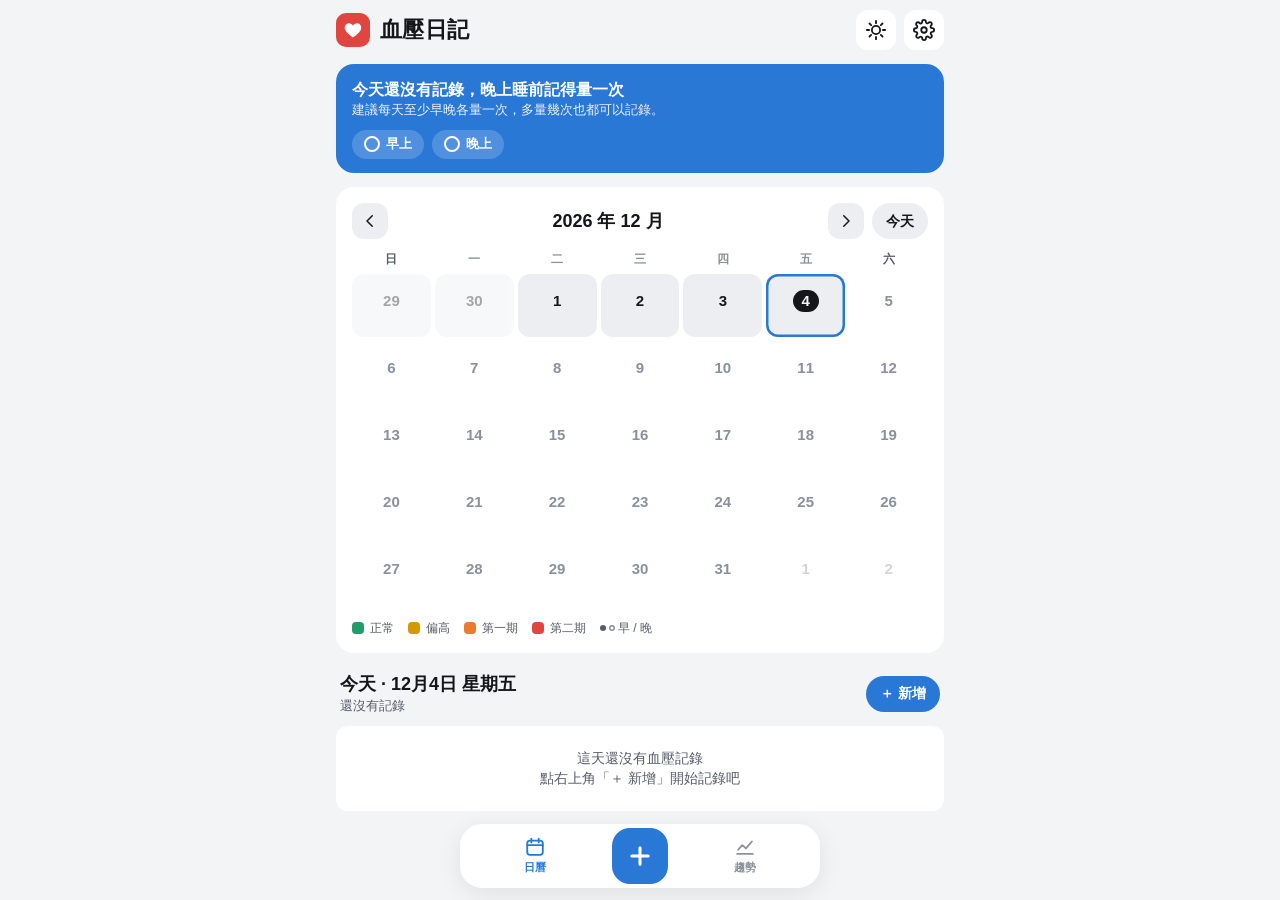
<file: index.html>
<!doctype html>
<html lang="zh-Hant-TW">
<head>
  <meta charset="utf-8">
  <meta name="viewport" content="width=device-width, initial-scale=1, viewport-fit=cover">
  <title>血壓日記</title>
  <meta name="description" content="每天記錄早晚血壓的行事曆，快速查看血壓趨勢。">
  <meta name="theme-color" content="#f3f4f6">
  <link rel="manifest" href="manifest.webmanifest">
  <link rel="icon" href="icons/icon.svg" type="image/svg+xml">
  <link rel="apple-touch-icon" href="icons/apple-touch-icon.png">
  <meta name="apple-mobile-web-app-capable" content="yes">
  <meta name="mobile-web-app-capable" content="yes">
  <meta name="apple-mobile-web-app-status-bar-style" content="default">
  <meta name="apple-mobile-web-app-title" content="血壓日記">
  <script>
    // 盡早套用主題，避免畫面閃爍
    try {
      var t = localStorage.getItem('bp-theme');
      if (t === 'light' || t === 'dark') document.documentElement.setAttribute('data-theme', t);
    } catch (e) {}
  </script>
  <link rel="stylesheet" href="css/style.css">
</head>
<body>
  <header class="topbar">
    <div class="brand">
      <span class="brand-mark" aria-hidden="true">
        <svg viewBox="0 0 24 24"><path d="M12 21s-7.5-4.6-9.5-9.6C1.1 7.8 3.4 4 7.1 4c2 0 3.6 1.1 4.9 2.8C13.3 5.1 14.9 4 16.9 4c3.7 0 6 3.8 4.6 7.4C19.5 16.4 12 21 12 21z"/></svg>
      </span>
      <h1 id="pageTitle">血壓日記</h1>
    </div>
    <div class="topbar-actions">
      <button class="icon-btn" id="themeBtn" type="button" aria-label="切換深淺色">
        <svg class="i-sun" viewBox="0 0 24 24"><circle cx="12" cy="12" r="4.5"/><path d="M12 2v2.5M12 19.5V22M2 12h2.5M19.5 12H22M4.9 4.9l1.8 1.8M17.3 17.3l1.8 1.8M4.9 19.1l1.8-1.8M17.3 6.7l1.8-1.8"/></svg>
        <svg class="i-moon" viewBox="0 0 24 24"><path d="M20.5 14.5A8.5 8.5 0 0 1 9.5 3.5a8.5 8.5 0 1 0 11 11z"/></svg>
      </button>
      <button class="icon-btn" id="settingsBtn" type="button" aria-label="設定">
        <svg viewBox="0 0 24 24"><circle cx="12" cy="12" r="3"/><path d="M19.4 15a1.7 1.7 0 0 0 .3 1.8l.1.1a2 2 0 1 1-2.8 2.8l-.1-.1a1.7 1.7 0 0 0-1.8-.3 1.7 1.7 0 0 0-1 1.5V21a2 2 0 1 1-4 0v-.1a1.7 1.7 0 0 0-1.1-1.5 1.7 1.7 0 0 0-1.8.3l-.1.1a2 2 0 1 1-2.8-2.8l.1-.1a1.7 1.7 0 0 0 .3-1.8 1.7 1.7 0 0 0-1.5-1H3a2 2 0 1 1 0-4h.1a1.7 1.7 0 0 0 1.5-1.1 1.7 1.7 0 0 0-.3-1.8l-.1-.1a2 2 0 1 1 2.8-2.8l.1.1a1.7 1.7 0 0 0 1.8.3H9a1.7 1.7 0 0 0 1-1.5V3a2 2 0 1 1 4 0v.1a1.7 1.7 0 0 0 1 1.5 1.7 1.7 0 0 0 1.8-.3l.1-.1a2 2 0 1 1 2.8 2.8l-.1.1a1.7 1.7 0 0 0-.3 1.8V9a1.7 1.7 0 0 0 1.5 1H21a2 2 0 1 1 0 4h-.1a1.7 1.7 0 0 0-1.5 1z"/></svg>
      </button>
    </div>
  </header>

  <main id="main">
    <!-- ============ 日曆 ============ -->
    <section class="view active" id="view-calendar" aria-label="日曆">
      <div class="reminder" id="reminder"></div>

      <div class="card cal-card">
        <div class="cal-head">
          <button class="icon-btn sm" id="calPrev" type="button" aria-label="上個月">
            <svg viewBox="0 0 24 24"><path d="M15 5l-7 7 7 7"/></svg>
          </button>
          <h2 id="calTitle"></h2>
          <button class="icon-btn sm" id="calNext" type="button" aria-label="下個月">
            <svg viewBox="0 0 24 24"><path d="M9 5l7 7-7 7"/></svg>
          </button>
          <button class="pill-btn" id="calToday" type="button">今天</button>
        </div>
        <div class="cal-week" aria-hidden="true">
          <span>日</span><span>一</span><span>二</span><span>三</span><span>四</span><span>五</span><span>六</span>
        </div>
        <div class="cal-grid" id="calGrid" role="grid"></div>
        <div class="cal-legend" aria-label="圖例">
          <span><i class="sw lv0"></i>正常</span>
          <span><i class="sw lv1"></i>偏高</span>
          <span><i class="sw lv2"></i>第一期</span>
          <span><i class="sw lv3"></i>第二期</span>
          <span class="legend-dots"><i class="dot on"></i><i class="dot"></i>早 / 晚</span>
        </div>
      </div>

      <div class="day-panel">
        <div class="day-head">
          <div>
            <h3 id="dayTitle"></h3>
            <p class="muted" id="daySummary"></p>
          </div>
          <button class="pill-btn accent" id="dayAdd" type="button">＋ 新增</button>
        </div>
        <ul class="record-list" id="dayList"></ul>
      </div>
    </section>

    <!-- ============ 趨勢 ============ -->
    <section class="view" id="view-trend" aria-label="趨勢圖">
      <div class="filters">
        <div class="filter-row">
          <span class="filter-label">期間</span>
          <div class="segmented" id="rangeSeg" role="radiogroup" aria-label="期間">
            <button type="button" data-v="7">7 天</button>
            <button type="button" data-v="30">30 天</button>
            <button type="button" data-v="90">90 天</button>
            <button type="button" data-v="all">全部</button>
          </div>
        </div>
        <div class="filter-row">
          <span class="filter-label">Y 軸</span>
          <div class="chips" id="metricChips" role="radiogroup" aria-label="Y 軸數值"></div>
        </div>
        <div class="filter-row">
          <span class="filter-label">每日取值</span>
          <div class="chips" id="aggChips" role="radiogroup" aria-label="每日取值方式"></div>
        </div>
      </div>

      <div class="stats" id="stats"></div>

      <div class="card chart-card">
        <div class="chart-title">
          <div>
            <h2 id="chartTitle"></h2>
            <p class="muted" id="chartSub"></p>
          </div>
          <div class="legend" id="chartLegend"></div>
        </div>
        <div class="chart" id="chart"></div>
        <p class="chart-note muted" id="chartNote"></p>
      </div>

      <details class="card table-card">
        <summary>查看數據表</summary>
        <div class="table-wrap" id="tableWrap"></div>
      </details>
    </section>

    <!-- ============ 設定 ============ -->
    <section class="view" id="view-settings" aria-label="設定">
      <div class="card settings-card">
        <h2>外觀</h2>
        <div class="segmented wide" id="themeSeg" role="radiogroup" aria-label="主題">
          <button type="button" data-v="light">淺色</button>
          <button type="button" data-v="dark">深色</button>
          <button type="button" data-v="system">跟隨系統</button>
        </div>
      </div>

      <div class="card settings-card" id="backupCard">
        <h2>備份與換手機</h2>
        <p class="muted">記錄只存在這支手機的瀏覽器裡。換手機或清除瀏覽器資料前，請先匯出備份檔。</p>
        <div class="backup-status" id="backupStatus"></div>
        <button class="primary-btn" id="exportJson" type="button">匯出所有記錄（備份檔）</button>
        <label class="list-btn center" for="importFile">匯入備份檔
          <input type="file" id="importFile" accept=".json,.csv,application/json,text/csv" hidden>
        </label>
        <ol class="steps">
          <li>在舊手機按「匯出所有記錄」，把檔案存到雲端硬碟、或用 LINE / AirDrop / Email 傳給自己。</li>
          <li>在新手機打開這個網站。</li>
          <li>按「匯入備份檔」選擇那個檔案，過去的血壓記錄與趨勢就會出現。</li>
        </ol>
        <p class="muted small">匯入會「合併」到目前的記錄，不會刪除或覆蓋任何資料，重複的記錄會自動略過。</p>
      </div>

      <div class="card settings-card">
        <h2>其他資料功能</h2>
        <div class="btn-list">
          <button class="list-btn" id="exportCsv" type="button">匯出 CSV（可用 Excel 開啟）</button>
          <button class="list-btn" id="loadDemo" type="button">載入示範資料</button>
          <button class="list-btn danger" id="clearAll" type="button">清除所有記錄</button>
        </div>
        <p class="muted small" id="dataCount"></p>
      </div>

      <div class="card settings-card">
        <h2>量血壓小提醒</h2>
        <ul class="tips">
          <li><b>722 原則：</b>連續 <b>7</b> 天、每天早晚 <b>2</b> 次、每次量 <b>2</b> 遍。</li>
          <li><b>早上：</b>起床後 1 小時內、上完廁所、吃早餐與服藥前。</li>
          <li><b>晚上：</b>睡前 1 小時內。</li>
          <li>量之前先坐著休息 5 分鐘，手臂與心臟同高，量測時不說話。</li>
        </ul>
      </div>

      <div class="card settings-card">
        <h2>血壓分級參考（居家血壓，mmHg）</h2>
        <table class="grade-table">
          <thead><tr><th>分級</th><th>收縮壓</th><th></th><th>舒張壓</th></tr></thead>
          <tbody>
            <tr><td><span class="tag lv0">正常</span></td><td>&lt; 120</td><td>且</td><td>&lt; 80</td></tr>
            <tr><td><span class="tag lv1">偏高</span></td><td>120–129</td><td>且</td><td>&lt; 80</td></tr>
            <tr><td><span class="tag lv2">高血壓第一期</span></td><td>130–139</td><td>或</td><td>80–89</td></tr>
            <tr><td><span class="tag lv3">高血壓第二期</span></td><td>≥ 140</td><td>或</td><td>≥ 90</td></tr>
          </tbody>
        </table>
        <p class="muted small">分級參考 2022 台灣高血壓治療指引，居家血壓控制目標為 &lt; 130/80 mmHg。本 App 僅供記錄參考，不能取代醫師診斷，如有疑慮請諮詢醫師。</p>
      </div>
    </section>
  </main>

  <!-- ============ 底部導覽 ============ -->
  <nav class="tabbar" aria-label="主要導覽">
    <button class="tab active" type="button" data-view="calendar">
      <svg viewBox="0 0 24 24"><rect x="3.5" y="5" width="17" height="15.5" rx="3"/><path d="M3.5 10h17M8 3v4M16 3v4"/></svg>
      <span>日曆</span>
    </button>
    <button class="tab-add" type="button" id="addBtn" aria-label="新增血壓記錄">
      <svg viewBox="0 0 24 24"><path d="M12 5v14M5 12h14"/></svg>
    </button>
    <button class="tab" type="button" data-view="trend">
      <svg viewBox="0 0 24 24"><path d="M3.5 19.5h17"/><path d="M4.5 15l4.5-5 4 3.5 6.5-7.5"/></svg>
      <span>趨勢</span>
    </button>
  </nav>

  <!-- ============ 新增 / 編輯 ============ -->
  <div class="backdrop" id="backdrop" hidden></div>
  <section class="sheet" id="sheet" role="dialog" aria-modal="true" aria-labelledby="sheetTitle" hidden>
    <div class="sheet-grip" aria-hidden="true"></div>
    <div class="sheet-head">
      <button class="text-btn" id="sheetCancel" type="button">取消</button>
      <h2 id="sheetTitle">新增記錄</h2>
      <button class="text-btn strong" id="sheetSave" type="button">儲存</button>
    </div>
    <div class="sheet-body">
      <p class="slogan" id="slogan"></p>

      <div class="segmented wide input-mode" id="inputMode" role="radiogroup" aria-label="輸入方式">
        <button type="button" data-v="camera" role="radio">
          <svg viewBox="0 0 24 24" aria-hidden="true"><path d="M4 8.5A2.5 2.5 0 0 1 6.5 6h1.6l1.4-2h5l1.4 2h1.6A2.5 2.5 0 0 1 20 8.5v8a2.5 2.5 0 0 1-2.5 2.5h-11A2.5 2.5 0 0 1 4 16.5z"/><circle cx="12" cy="12.5" r="3.5"/></svg>
          拍照辨識
        </button>
        <button type="button" data-v="manual" role="radio">
          <svg viewBox="0 0 24 24" aria-hidden="true"><rect x="3" y="6" width="18" height="12" rx="2.5"/><path d="M7 10h.01M11 10h.01M15 10h.01M7 14h10"/></svg>
          手動輸入
        </button>
      </div>

      <button type="button" class="cam-card" id="camCard">
        <span class="cam-card-icon" aria-hidden="true">
          <svg viewBox="0 0 24 24"><path d="M4 8.5A2.5 2.5 0 0 1 6.5 6h1.6l1.4-2h5l1.4 2h1.6A2.5 2.5 0 0 1 20 8.5v8a2.5 2.5 0 0 1-2.5 2.5h-11A2.5 2.5 0 0 1 4 16.5z"/><circle cx="12" cy="12.5" r="3.5"/></svg>
        </span>
        <span class="cam-card-text">
          <b id="camCardTitle">拍攝血壓計螢幕</b>
          <small id="camCardSub">自動辨識收縮壓、舒張壓與脈搏</small>
        </span>
        <span class="cam-card-go" aria-hidden="true">›</span>
      </button>

      <div class="num-grid">
        <label class="num-block sys">
          <span class="num-name">收縮壓<small>（高壓）</small></span>
          <input id="fSys" type="text" inputmode="numeric" pattern="[0-9]*" maxlength="3" placeholder="120" enterkeyhint="next" autocomplete="off">
          <span class="num-unit">SYS · mmHg</span>
        </label>
        <label class="num-block dia">
          <span class="num-name">舒張壓<small>（低壓）</small></span>
          <input id="fDia" type="text" inputmode="numeric" pattern="[0-9]*" maxlength="3" placeholder="80" enterkeyhint="next" autocomplete="off">
          <span class="num-unit">DIA · mmHg</span>
        </label>
        <label class="num-block pulse">
          <span class="num-name">脈搏</span>
          <input id="fPulse" type="text" inputmode="numeric" pattern="[0-9]*" maxlength="3" placeholder="72" enterkeyhint="done" autocomplete="off">
          <span class="num-unit">PULSE · bpm</span>
        </label>
      </div>
      <p class="form-hint" id="formHint" aria-live="polite"></p>

      <div class="field-row">
        <label for="fDate">日期</label>
        <input type="date" id="fDate" class="date-input">
      </div>

      <div class="wheel-picker" id="wheelPicker">
        <div class="wheel-band" aria-hidden="true"></div>
        <div class="wheel period" id="wPeriod" tabindex="0" role="spinbutton" aria-label="上午或下午"></div>
        <div class="wheel" id="wHour" tabindex="0" role="spinbutton" aria-label="時"></div>
        <div class="wheel-colon" aria-hidden="true">:</div>
        <div class="wheel" id="wMinute" tabindex="0" role="spinbutton" aria-label="分"></div>
      </div>
      <div class="quick-times">
        <button type="button" class="chip" data-quick="now">現在</button>
        <button type="button" class="chip" data-quick="07:00">早上 7:00</button>
        <button type="button" class="chip" data-quick="21:00">晚上 9:00</button>
      </div>

      <div class="field-row">
        <label for="fNote">備註</label>
        <input type="text" id="fNote" class="text-input" placeholder="選填，例如：服藥後、運動後" maxlength="60">
      </div>

      <button class="primary-btn" id="sheetSave2" type="button">儲存記錄</button>
      <button class="danger-btn" id="sheetDelete" type="button" hidden>刪除這筆記錄</button>
    </div>
  </section>

  <!-- ============ 相機辨識 ============ -->
  <section class="cam" id="cam" role="dialog" aria-modal="true" aria-label="拍照辨識血壓" hidden>
    <div class="cam-stage" id="camStage">
      <video id="camVideo" playsinline muted autoplay></video>
      <img id="camPhoto" alt="" draggable="false">
      <div class="cam-shade" aria-hidden="true"></div>
      <div class="cam-frame" id="camFrame" aria-hidden="true">
        <i class="c tl"></i><i class="c tr"></i><i class="c bl"></i><i class="c br"></i>
      </div>
    </div>
    <div class="cam-top">
      <button type="button" class="cam-icon" id="camClose" aria-label="關閉">
        <svg viewBox="0 0 24 24"><path d="M6 6l12 12M18 6L6 18"/></svg>
      </button>
      <p class="cam-title">對準血壓計螢幕</p>
      <span class="cam-icon-spacer"></span>
    </div>
    <div class="cam-bottom">
      <p class="cam-status" id="camStatus" aria-live="polite"></p>
      <div class="cam-live" id="camLive" aria-live="polite"></div>
      <div class="cam-controls">
        <label class="cam-side" for="camFile">
          <svg viewBox="0 0 24 24"><rect x="3.5" y="4.5" width="17" height="15" rx="2.5"/><circle cx="9" cy="10" r="1.8"/><path d="M20.5 16l-5-5-8.5 8.5"/></svg>
          <span>相簿</span>
          <input type="file" id="camFile" accept="image/*" hidden>
        </label>
        <button type="button" class="cam-shutter" id="camShutter" aria-label="拍照辨識"><span></span></button>
        <button type="button" class="cam-side" id="camManual">
          <svg viewBox="0 0 24 24"><rect x="3" y="6" width="18" height="12" rx="2.5"/><path d="M7 10h.01M11 10h.01M15 10h.01M7 14h10"/></svg>
          <span>手動輸入</span>
        </button>
      </div>
      <button type="button" class="cam-back" id="camBackToVideo">回到相機</button>
    </div>
    <div class="cam-result" id="camResult" hidden></div>
  </section>

  <div class="toast" id="toast" role="status" aria-live="polite"></div>

  <script type="module" src="js/app.js"></script>
</body>
</html>
</file>
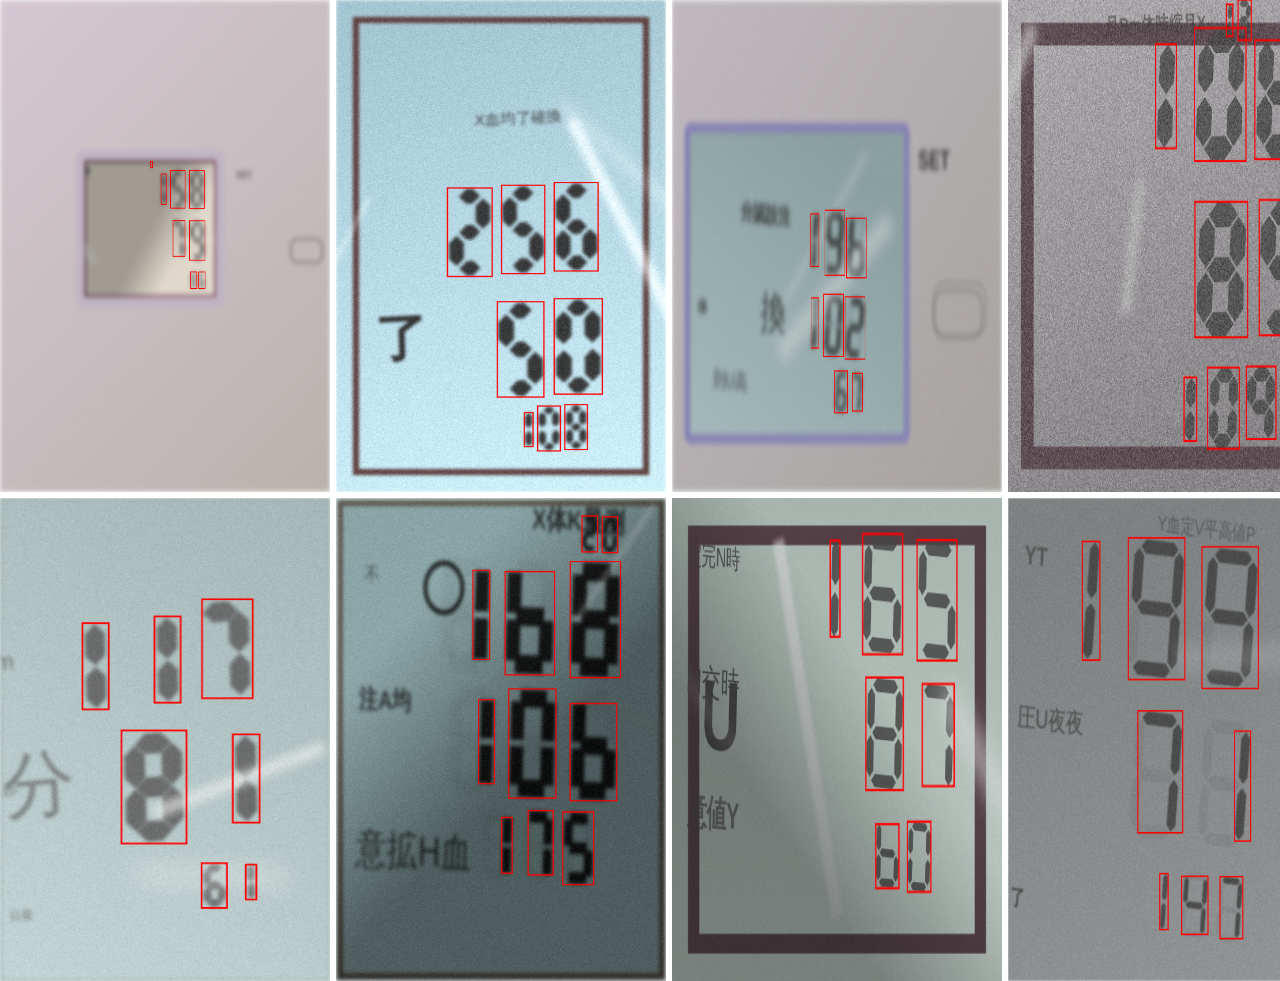
<file: tools/preview.html>
<!doctype html><meta charset=utf-8><body style="margin:0;background:#fff;display:flex;flex-wrap:wrap;gap:6px;width:1400px">
<script type=module>
import { renderScene, makeRng } from './synth.js';
const rng = makeRng(Number(location.hash.slice(1)) || 7);
for (let i = 0; i < 8; i++) {
  const { canvas, gt, reading } = renderScene(rng);
  const ctx = canvas.getContext('2d');
  ctx.strokeStyle = 'red'; ctx.lineWidth = 2;
  for (const b of gt) ctx.strokeRect(b.x0, b.y0, b.x1 - b.x0, b.y1 - b.y0);
  canvas.style.width = '330px';
  document.body.appendChild(canvas);
}
window.ready = true;
</script>
</file>
<file: css/style.css>
/* ==========================================================
   血壓日記 — 扁平色塊風格，淺色 / 深色兩種主題
   ========================================================== */

:root {
  color-scheme: light;
  --bg: #f3f4f6;
  --surface: #ffffff;
  --surface-2: #eceef2;
  --surface-3: #e1e4ea;
  --text: #14161a;
  --text-2: #565c69;
  --text-3: #8a909c;
  --line: #e3e6eb;

  --accent: #2a78d6;
  --accent-strong: #1c5cab;
  --on-accent: #ffffff;
  --series-1: #2a78d6;
  --series-2: #eb6834;

  --lv0: #1f9d6b;   /* 正常 */
  --lv1: #d39a00;   /* 偏高 */
  --lv2: #ec7a2c;   /* 第一期 */
  --lv3: #e0453f;   /* 第二期 */

  --tint: 16%;
  --radius: 18px;
  --radius-sm: 12px;
  --wheel-item: 40px;
  --tabbar-h: 64px;
  --font: -apple-system, BlinkMacSystemFont, "SF Pro Text", "PingFang TC", "Noto Sans TC",
          "Microsoft JhengHei", "Segoe UI", Roboto, sans-serif;
}

@media (prefers-color-scheme: dark) {
  :root:not([data-theme="light"]) {
    color-scheme: dark;
    --bg: #0e1014;
    --surface: #181b21;
    --surface-2: #22262e;
    --surface-3: #2c313b;
    --text: #eef0f4;
    --text-2: #a9afbb;
    --text-3: #737a87;
    --line: #2a2f38;
    --accent: #3987e5;
    --accent-strong: #5598e7;
    --on-accent: #ffffff;
    --series-1: #3987e5;
    --series-2: #d95926;
    --lv0: #2bb57f;
    --lv1: #e0a800;
    --lv2: #f08a45;
    --lv3: #ec5f5a;
    --tint: 22%;
  }
}

:root[data-theme="dark"] {
  color-scheme: dark;
  --bg: #0e1014;
  --surface: #181b21;
  --surface-2: #22262e;
  --surface-3: #2c313b;
  --text: #eef0f4;
  --text-2: #a9afbb;
  --text-3: #737a87;
  --line: #2a2f38;
  --accent: #3987e5;
  --accent-strong: #5598e7;
  --on-accent: #ffffff;
  --series-1: #3987e5;
  --series-2: #d95926;
  --lv0: #2bb57f;
  --lv1: #e0a800;
  --lv2: #f08a45;
  --lv3: #ec5f5a;
  --tint: 22%;
}

* { box-sizing: border-box; }
[hidden] { display: none !important; }
html { -webkit-text-size-adjust: 100%; }
body {
  margin: 0;
  background: var(--bg);
  color: var(--text);
  font-family: var(--font);
  font-size: 16px;
  line-height: 1.45;
  -webkit-font-smoothing: antialiased;
  -webkit-tap-highlight-color: transparent;
  min-height: 100vh;
  padding-bottom: calc(var(--tabbar-h) + env(safe-area-inset-bottom) + 24px);
}
body.sheet-open { overflow: hidden; }

button, input, textarea, select { font: inherit; color: inherit; }
button { cursor: pointer; border: 0; background: none; padding: 0; }
svg { display: block; }
h1, h2, h3, p { margin: 0; }
.muted { color: var(--text-2); }
.small { font-size: 13px; }
.num, .tnum { font-variant-numeric: tabular-nums; }

/* ---------- icons ---------- */
.icon-btn svg, .tab svg, .tab-add svg, .cal-head svg {
  width: 22px; height: 22px;
  fill: none; stroke: currentColor; stroke-width: 2;
  stroke-linecap: round; stroke-linejoin: round;
}

/* ---------- top bar ---------- */
.topbar {
  position: sticky; top: 0; z-index: 20;
  display: flex; align-items: center; justify-content: space-between;
  padding: calc(env(safe-area-inset-top) + 10px) 16px 10px;
  background: var(--bg);
  max-width: 640px; margin: 0 auto;
}
.brand { display: flex; align-items: center; gap: 10px; }
.brand h1 { font-size: 22px; font-weight: 800; letter-spacing: .02em; }
.brand-mark {
  width: 34px; height: 34px; border-radius: 10px;
  display: grid; place-items: center;
  background: var(--lv3);
}
.brand-mark svg { width: 20px; height: 20px; fill: #fff; }
.topbar-actions { display: flex; gap: 8px; }
.icon-btn {
  width: 40px; height: 40px; border-radius: 12px;
  display: grid; place-items: center;
  background: var(--surface); color: var(--text);
}
.icon-btn.sm { width: 36px; height: 36px; background: var(--surface-2); }
.icon-btn:active { background: var(--surface-3); }
.icon-btn .i-moon { display: none; }
:root[data-theme="dark"] .icon-btn .i-sun { display: none; }
:root[data-theme="dark"] .icon-btn .i-moon { display: block; }
@media (prefers-color-scheme: dark) {
  :root:not([data-theme="light"]) .icon-btn .i-sun { display: none; }
  :root:not([data-theme="light"]) .icon-btn .i-moon { display: block; }
}
#settingsBtn.active { background: var(--accent); color: var(--on-accent); }

main { max-width: 640px; margin: 0 auto; padding: 4px 16px 0; }
.view { display: none; flex-direction: column; gap: 14px; }
.view.active { display: flex; animation: fade .2s ease; }
@keyframes fade { from { opacity: 0; transform: translateY(4px); } to { opacity: 1; transform: none; } }

.card {
  background: var(--surface);
  border-radius: var(--radius);
  padding: 16px;
}

/* ---------- reminder banner ---------- */
.reminder {
  border-radius: var(--radius);
  padding: 14px 16px;
  background: var(--accent);
  color: var(--on-accent);
  display: flex; flex-direction: column; gap: 10px;
}
.reminder.done { background: var(--lv0); }
.reminder-text { font-weight: 700; font-size: 16px; }
.reminder-sub { font-size: 13px; opacity: .9; }
.reminder-chips { display: flex; gap: 8px; flex-wrap: wrap; }
.r-chip {
  display: inline-flex; align-items: center; gap: 6px;
  padding: 5px 12px; border-radius: 999px;
  background: rgba(255,255,255,.18);
  font-size: 13px; font-weight: 600;
}
.r-chip.ok { background: rgba(255,255,255,.95); color: #14161a; }
.r-chip .mark {
  width: 16px; height: 16px; border-radius: 50%;
  display: grid; place-items: center; font-size: 11px;
  border: 2px solid currentColor;
}
.r-chip.ok .mark { background: var(--lv0); border-color: var(--lv0); color: #fff; }

/* ---------- calendar ---------- */
.cal-head { display: flex; align-items: center; gap: 8px; margin-bottom: 12px; }
.cal-head h2 { font-size: 18px; font-weight: 800; flex: 1; text-align: center; }
.cal-head svg { width: 18px; height: 18px; }
.pill-btn {
  height: 36px; padding: 0 14px; border-radius: 999px;
  background: var(--surface-2); font-size: 14px; font-weight: 600;
}
.pill-btn.accent { background: var(--accent); color: var(--on-accent); }
.pill-btn:active { filter: brightness(.95); }

.cal-week, .cal-grid {
  display: grid; grid-template-columns: repeat(7, 1fr); gap: 4px;
}
.cal-week span {
  text-align: center; font-size: 12px; font-weight: 600;
  color: var(--text-3); padding-bottom: 6px;
}
.cal-week span:first-child, .cal-week span:last-child { color: var(--text-2); }
.cal-day {
  position: relative;
  aspect-ratio: 1 / 1.05;
  min-height: 42px;
  border-radius: var(--radius-sm);
  display: flex; flex-direction: column; align-items: center; justify-content: center; gap: 4px;
  background: var(--surface-2);
  font-size: 15px; font-weight: 600;
  font-variant-numeric: tabular-nums;
  transition: transform .1s;
}
.cal-day:active { transform: scale(.94); }
.cal-day.out { opacity: .38; }
.cal-day.future { color: var(--text-3); background: transparent; }
.cal-day.lv0 { background: color-mix(in srgb, var(--lv0) var(--tint), var(--surface)); }
.cal-day.lv1 { background: color-mix(in srgb, var(--lv1) var(--tint), var(--surface)); }
.cal-day.lv2 { background: color-mix(in srgb, var(--lv2) var(--tint), var(--surface)); }
.cal-day.lv3 { background: color-mix(in srgb, var(--lv3) var(--tint), var(--surface)); }
.cal-day.today .d-num {
  background: var(--text); color: var(--bg);
  border-radius: 999px; min-width: 26px; padding: 0 6px; line-height: 22px;
}
.cal-day.selected { box-shadow: inset 0 0 0 2.5px var(--accent); }
.d-num { line-height: 22px; }
.d-dots { display: flex; gap: 3px; height: 6px; align-items: center; }
.dot {
  width: 6px; height: 6px; border-radius: 50%;
  background: transparent; box-shadow: inset 0 0 0 1.5px var(--text-3);
  display: inline-block;
}
.dot.on { background: var(--text-2); box-shadow: none; }
.d-more { font-size: 9px; color: var(--text-2); line-height: 6px; margin-left: 1px; }

.cal-legend {
  display: flex; flex-wrap: wrap; gap: 6px 14px; margin-top: 14px;
  font-size: 12px; color: var(--text-2);
}
.cal-legend span { display: inline-flex; align-items: center; gap: 6px; }
.sw { width: 12px; height: 12px; border-radius: 4px; display: inline-block; }
.sw.lv0, .tag.lv0 { --c: var(--lv0); }
.sw.lv1, .tag.lv1 { --c: var(--lv1); }
.sw.lv2, .tag.lv2 { --c: var(--lv2); }
.sw.lv3, .tag.lv3 { --c: var(--lv3); }
.sw { background: var(--c); }
.legend-dots { gap: 3px !important; }

/* ---------- day panel ---------- */
.day-panel { display: flex; flex-direction: column; gap: 10px; }
.day-head { display: flex; align-items: center; justify-content: space-between; gap: 12px; padding: 4px 4px 0; }
.day-head h3 { font-size: 18px; font-weight: 800; }
.day-head p { font-size: 13px; }

.record-list { list-style: none; margin: 0; padding: 0; display: flex; flex-direction: column; gap: 8px; }
.record {
  display: grid; grid-template-columns: 64px 1fr auto; align-items: center; gap: 12px;
  width: 100%; text-align: left;
  background: var(--surface); border-radius: var(--radius-sm);
  padding: 12px 14px;
}
.record:active { background: var(--surface-2); }
.rec-time { display: flex; flex-direction: column; }
.rec-time b { font-size: 17px; font-variant-numeric: tabular-nums; }
.rec-time span { font-size: 12px; color: var(--text-2); }
.rec-vals b { font-size: 22px; font-weight: 800; font-variant-numeric: tabular-nums; letter-spacing: -.01em; }
.rec-vals small { font-size: 12px; color: var(--text-2); margin-left: 4px; }
.rec-vals .rec-meta { font-size: 13px; color: var(--text-2); display: block; }
.tag {
  display: inline-block; white-space: nowrap;
  font-size: 12px; font-weight: 700;
  padding: 4px 10px; border-radius: 999px;
  background: color-mix(in srgb, var(--c) 18%, var(--surface));
  color: var(--text);
  box-shadow: inset 3px 0 0 var(--c);
}
.empty {
  background: var(--surface); border-radius: var(--radius-sm);
  padding: 22px 16px; text-align: center; color: var(--text-2); font-size: 14px;
}

/* ---------- trend ---------- */
.filters { display: flex; flex-direction: column; gap: 10px; }
.filter-row { display: flex; flex-direction: column; gap: 6px; }
.filter-label { font-size: 12px; font-weight: 700; color: var(--text-3); padding-left: 2px; letter-spacing: .04em; }
.segmented {
  display: grid; grid-auto-flow: column; grid-auto-columns: 1fr;
  background: var(--surface-2); border-radius: 12px; padding: 3px; gap: 3px;
}
.segmented button {
  height: 34px; border-radius: 9px; font-size: 14px; font-weight: 600; color: var(--text-2);
}
.segmented button[aria-checked="true"] { background: var(--surface); color: var(--text); }
:root[data-theme="dark"] .segmented button[aria-checked="true"] { background: var(--surface-3); }
@media (prefers-color-scheme: dark) {
  :root:not([data-theme="light"]) .segmented button[aria-checked="true"] { background: var(--surface-3); }
}
.chips {
  display: flex; gap: 6px; overflow-x: auto; scrollbar-width: none;
  margin: 0 -16px; padding: 0 16px;
}
.chips::-webkit-scrollbar { display: none; }
.chip {
  flex: none; height: 34px; padding: 0 14px; border-radius: 999px;
  background: var(--surface); color: var(--text-2);
  font-size: 14px; font-weight: 600; white-space: nowrap;
}
.chip[aria-checked="true"] { background: var(--accent); color: var(--on-accent); }

.stats { display: grid; grid-template-columns: repeat(4, 1fr); gap: 8px; }
.stat { background: var(--surface); border-radius: var(--radius-sm); padding: 10px 12px; min-width: 0; }
.stat span { display: block; font-size: 12px; color: var(--text-2); }
.stat b { display: block; font-size: 20px; font-weight: 800; font-variant-numeric: tabular-nums; white-space: nowrap; overflow: hidden; text-overflow: ellipsis; }
.stats.pair .stat { padding: 10px 8px; }
.stats.pair .stat b { font-size: 15px; letter-spacing: -.02em; }
.stat.lead { background: var(--accent); color: var(--on-accent); }
.stat.lead span { color: inherit; opacity: .85; }

.chart-title { display: flex; justify-content: space-between; align-items: flex-start; gap: 10px; margin-bottom: 8px; }
.chart-title h2 { font-size: 17px; font-weight: 800; }
.chart-title p { font-size: 13px; }
.legend { display: flex; gap: 12px; flex-wrap: wrap; justify-content: flex-end; font-size: 12px; color: var(--text-2); }
.legend span { display: inline-flex; align-items: center; gap: 6px; }
.legend i { width: 14px; height: 3px; border-radius: 2px; display: inline-block; }

.chart { position: relative; width: 100%; height: 260px; touch-action: pan-y; user-select: none; -webkit-user-select: none; }
.chart svg { width: 100%; height: 100%; overflow: visible; }
.chart .grid line { stroke: var(--line); stroke-width: 1; }
.chart .axis text { fill: var(--text-3); font-size: 11px; font-variant-numeric: tabular-nums; }
.chart .ref line { stroke: var(--text-3); stroke-width: 1; stroke-dasharray: 4 4; }
.chart .ref text { fill: var(--text-2); font-size: 11px; font-weight: 800; }
.chart .area { opacity: .12; }
.chart .series path.line { fill: none; stroke-width: 2.5; stroke-linejoin: round; stroke-linecap: round; }
.chart .series circle { stroke: var(--surface); stroke-width: 2; }
.chart .end-label { font-size: 12px; font-weight: 800; fill: var(--text); font-variant-numeric: tabular-nums; }
.chart .crosshair { stroke: var(--text-3); stroke-width: 1; }
.chart .hover-dot { stroke: var(--surface); stroke-width: 2.5; }
.chart-empty {
  position: absolute; inset: 0; display: grid; place-items: center; text-align: center;
  color: var(--text-2); font-size: 14px; padding: 20px;
}
.chart-empty .pill-btn { margin-top: 10px; }
.tooltip {
  position: absolute; top: 0; pointer-events: none;
  background: var(--text); color: var(--bg);
  border-radius: 10px; padding: 8px 10px; font-size: 12px; line-height: 1.5;
  white-space: nowrap; transform: translateX(-50%);
  font-variant-numeric: tabular-nums; z-index: 2;
}
.tooltip b { font-size: 14px; }
.tooltip .tt-row { display: flex; align-items: center; gap: 6px; }
.tooltip .tt-row i { width: 8px; height: 8px; border-radius: 50%; display: inline-block; }
.tooltip .tt-date { opacity: .7; }
.chart-note { font-size: 12px; margin-top: 6px; }

.table-card { padding: 0; overflow: hidden; }
.table-card summary {
  padding: 14px 16px; font-weight: 700; font-size: 15px; cursor: pointer; list-style: none;
  display: flex; justify-content: space-between; align-items: center;
}
.table-card summary::-webkit-details-marker { display: none; }
.table-card summary::after { content: "▾"; color: var(--text-3); transition: transform .2s; }
.table-card[open] summary::after { transform: rotate(180deg); }
.table-wrap { max-height: 360px; overflow: auto; padding: 0 16px 12px; }
table { width: 100%; border-collapse: collapse; font-size: 14px; font-variant-numeric: tabular-nums; }
th { text-align: left; font-size: 12px; color: var(--text-3); font-weight: 700; padding: 6px 4px; position: sticky; top: 0; background: var(--surface); }
td { padding: 8px 4px; border-top: 1px solid var(--line); }
td.r, th.r { text-align: right; }

/* ---------- settings ---------- */
.settings-card { display: flex; flex-direction: column; gap: 10px; }
.settings-card h2 { font-size: 16px; font-weight: 800; }
.btn-list { display: flex; flex-direction: column; gap: 6px; }
.list-btn {
  display: block; text-align: left; padding: 13px 14px; border-radius: var(--radius-sm);
  background: var(--surface-2); font-size: 15px; font-weight: 600; cursor: pointer;
}
.list-btn:active { background: var(--surface-3); }
.list-btn.danger { color: var(--lv3); }
.tips { margin: 0; padding-left: 20px; display: flex; flex-direction: column; gap: 6px; font-size: 14px; color: var(--text-2); }
.tips b { color: var(--text); }
.grade-table td, .grade-table th { padding: 8px 4px; }
.segmented.wide button { height: 40px; }

/* ---------- tab bar ---------- */
.tabbar {
  position: fixed; left: 50%; transform: translateX(-50%);
  bottom: calc(env(safe-area-inset-bottom) + 12px);
  z-index: 30;
  width: min(360px, calc(100% - 32px));
  height: var(--tabbar-h);
  display: grid; grid-template-columns: 1fr 76px 1fr; align-items: center;
  background: var(--surface); border-radius: 22px;
  padding: 0 8px;
  box-shadow: 0 6px 24px rgba(0,0,0,.08);
}
.tab {
  display: flex; flex-direction: column; align-items: center; gap: 2px;
  color: var(--text-3); font-size: 11px; font-weight: 700; height: 100%; justify-content: center;
}
.tab.active { color: var(--accent); }
.tab-add {
  justify-self: center;
  width: 56px; height: 56px; border-radius: 18px;
  display: grid; place-items: center;
  background: var(--accent); color: var(--on-accent);
  transition: transform .12s;
}
.tab-add svg { width: 28px; height: 28px; stroke-width: 2.6; }
.tab-add:active { transform: scale(.92); }

/* ---------- bottom sheet ---------- */
.backdrop {
  position: fixed; inset: 0; z-index: 40;
  background: rgba(10, 12, 16, .45);
  opacity: 0; transition: opacity .25s;
}
.backdrop.show { opacity: 1; }
.sheet {
  position: fixed; left: 0; right: 0; bottom: 0; z-index: 50;
  margin: 0 auto; max-width: 560px;
  max-height: 94vh; max-height: 94dvh;
  display: flex; flex-direction: column;
  background: var(--bg);
  border-radius: 24px 24px 0 0;
  transform: translateY(100%); transition: transform .3s cubic-bezier(.2,.8,.2,1);
}
.sheet.show { transform: none; }
.sheet-grip { width: 40px; height: 5px; border-radius: 3px; background: var(--surface-3); margin: 8px auto 0; flex: none; }
.sheet-head {
  display: grid; grid-template-columns: 64px 1fr 64px; align-items: center;
  padding: 6px 12px 8px; flex: none;
}
.sheet-head h2 { text-align: center; font-size: 17px; font-weight: 800; }
.text-btn { height: 40px; color: var(--accent); font-size: 16px; font-weight: 500; }
.text-btn.strong { font-weight: 800; justify-self: end; }
.text-btn:first-child { justify-self: start; }
.sheet-body {
  overflow-y: auto; -webkit-overflow-scrolling: touch;
  padding: 4px 16px calc(env(safe-area-inset-bottom) + 20px);
  display: flex; flex-direction: column; gap: 12px;
}
.sheet-body > * { flex-shrink: 0; }
.slogan {
  background: color-mix(in srgb, var(--accent) 14%, var(--surface));
  border-radius: var(--radius-sm);
  padding: 10px 14px; font-size: 14px; font-weight: 600;
  box-shadow: inset 4px 0 0 var(--accent);
}
.field-row {
  display: flex; align-items: center; justify-content: space-between; gap: 12px;
  background: var(--surface); border-radius: var(--radius-sm); padding: 6px 6px 6px 14px;
  min-height: 52px;
}
.field-row label { font-weight: 700; font-size: 15px; flex: none; }
.date-input, .text-input {
  border: 0; border-radius: 10px; background: var(--surface-2);
  padding: 9px 12px; font-size: 16px; font-weight: 600; min-width: 0;
  -webkit-appearance: none; appearance: none;
}
.date-input { font-variant-numeric: tabular-nums; }
.text-input { flex: 1; text-align: right; font-weight: 500; }
.text-input::placeholder { color: var(--text-3); }

/* iPhone 鬧鐘風格滾輪 */
.wheel-picker {
  position: relative;
  display: flex; justify-content: center; align-items: stretch; gap: 4px;
  height: calc(var(--wheel-item) * 5);
  background: var(--surface); border-radius: var(--radius);
  padding: 0 12px; overflow: hidden;
}
.wheel-band {
  position: absolute; left: 10px; right: 10px;
  top: calc(50% - var(--wheel-item) / 2); height: var(--wheel-item);
  background: var(--surface-2); border-radius: 10px; pointer-events: none;
}
.wheel {
  position: relative; z-index: 1;
  width: 74px; height: 100%;
  overflow-y: scroll; scroll-snap-type: y mandatory;
  scrollbar-width: none; overscroll-behavior: contain;
  outline: none;
  -webkit-mask-image: linear-gradient(to bottom, transparent 0, #000 30%, #000 70%, transparent 100%);
          mask-image: linear-gradient(to bottom, transparent 0, #000 30%, #000 70%, transparent 100%);
}
.wheel::-webkit-scrollbar { display: none; }
.wheel.period { width: 70px; }
.wheel:focus-visible { box-shadow: inset 0 0 0 2px var(--accent); border-radius: 10px; }
.wheel-track { padding: calc(var(--wheel-item) * 2) 0; }
.wheel-item {
  height: var(--wheel-item); line-height: var(--wheel-item);
  text-align: center; scroll-snap-align: center;
  font-size: 23px; font-weight: 500; font-variant-numeric: tabular-nums;
  color: var(--text); cursor: pointer;
  transform-origin: center;
  will-change: transform, opacity;
}
.wheel.period .wheel-item { font-size: 18px; }
.wheel-item.sel { font-weight: 700; }
.wheel-colon {
  position: relative; z-index: 1; align-self: center;
  font-size: 23px; font-weight: 700; width: 10px; text-align: center; margin-top: -3px;
}
.quick-times { display: flex; gap: 6px; justify-content: center; margin-top: -4px; flex-wrap: wrap; }
.quick-times .chip { height: 30px; font-size: 13px; padding: 0 12px; }

.num-grid { display: grid; grid-template-columns: repeat(3, 1fr); gap: 8px; }
.num-block {
  display: flex; flex-direction: column; gap: 2px;
  background: var(--surface); border-radius: var(--radius-sm);
  padding: 10px 10px 8px; cursor: text;
  box-shadow: inset 0 4px 0 var(--bar, var(--accent));
}
.num-block.sys { --bar: var(--series-1); }
.num-block.dia { --bar: var(--series-2); }
.num-block.pulse { --bar: var(--lv3); }
.num-block:focus-within { background: color-mix(in srgb, var(--bar) 10%, var(--surface)); }
.num-name { font-size: 13px; font-weight: 700; white-space: nowrap; }
.num-name small { font-weight: 500; color: var(--text-2); font-size: 11px; }
.num-block input {
  width: 100%; border: 0; outline: none; background: transparent;
  font-size: 34px; font-weight: 800; padding: 0; line-height: 1.15;
  font-variant-numeric: tabular-nums; letter-spacing: -.02em;
}
.num-block input::placeholder { color: var(--text-3); opacity: .5; }
.num-unit { font-size: 10.5px; color: var(--text-3); font-weight: 600; letter-spacing: .02em; }
.num-block.invalid { box-shadow: inset 0 4px 0 var(--lv3), inset 0 0 0 2px var(--lv3); }
.form-hint { font-size: 13px; color: var(--text-2); min-height: 18px; margin-top: -4px; padding: 0 2px; }
.form-hint.err { color: var(--lv3); font-weight: 600; }
.form-hint .tag { margin-right: 6px; }

.primary-btn {
  height: 54px; border-radius: 16px; background: var(--accent); color: var(--on-accent);
  font-size: 17px; font-weight: 800;
}
.primary-btn:active { filter: brightness(.94); }
.danger-btn { height: 46px; border-radius: 14px; background: var(--surface); color: var(--lv3); font-weight: 700; }

/* ---------- toast ---------- */
.toast {
  position: fixed; left: 50%; z-index: 60;
  bottom: calc(env(safe-area-inset-bottom) + var(--tabbar-h) + 26px);
  transform: translate(-50%, 20px); opacity: 0; pointer-events: none;
  background: var(--text); color: var(--bg);
  padding: 11px 18px; border-radius: 14px; font-size: 14px; font-weight: 600;
  max-width: calc(100% - 32px); text-align: center;
  transition: opacity .2s, transform .2s;
}
.toast.show { opacity: 1; transform: translate(-50%, 0); }

@media (max-width: 380px) {
  .stats { grid-template-columns: repeat(2, 1fr); }
  .num-block input { font-size: 28px; }
  .wheel { width: 64px; }
  .wheel.period { width: 62px; }
}
@media (min-width: 700px) {
  .cal-day { aspect-ratio: 1 / .8; }
}
@media (prefers-reduced-motion: reduce) {
  *, *::before, *::after { animation: none !important; transition: none !important; }
}

/* ==========================================================
   輸入方式：拍照辨識 / 手動輸入
   ========================================================== */
.input-mode button { display: inline-flex; align-items: center; justify-content: center; gap: 6px; }
.input-mode svg {
  width: 18px; height: 18px; fill: none; stroke: currentColor; stroke-width: 2;
  stroke-linecap: round; stroke-linejoin: round;
}
.sheet.mode-manual .cam-card { display: none; }

.cam-card {
  display: grid; grid-template-columns: 48px 1fr auto; align-items: center; gap: 12px;
  width: 100%; text-align: left;
  background: var(--accent); color: var(--on-accent);
  border-radius: var(--radius); padding: 14px 16px;
}
.cam-card:active { filter: brightness(.94); }
.cam-card-icon {
  width: 48px; height: 48px; border-radius: 14px; display: grid; place-items: center;
  background: rgba(255,255,255,.18);
}
.cam-card-icon svg { width: 26px; height: 26px; fill: none; stroke: currentColor; stroke-width: 2; stroke-linecap: round; stroke-linejoin: round; }
.cam-card-text b { display: block; font-size: 17px; }
.cam-card-text small { display: block; font-size: 13px; opacity: .88; }
.cam-card-go { font-size: 30px; line-height: 1; opacity: .8; }
.cam-card.done { background: var(--surface); color: var(--text); box-shadow: inset 4px 0 0 var(--lv0); }
.cam-card.done .cam-card-icon { background: color-mix(in srgb, var(--lv0) 18%, var(--surface)); color: var(--lv0); }
.cam-card.done .cam-card-text small { color: var(--text-2); opacity: 1; }
.num-block.from-cam { background: color-mix(in srgb, var(--lv0) 9%, var(--surface)); }

/* ==========================================================
   相機畫面（全螢幕，固定深色）
   ========================================================== */
body.cam-open { overflow: hidden; }
.cam {
  position: fixed; inset: 0; z-index: 70;
  background: #000; color: #fff;
  opacity: 0; transition: opacity .2s;
  touch-action: none;
}
.cam.show { opacity: 1; }
.cam-stage { position: absolute; inset: 0; overflow: hidden; }
.cam-stage video { position: absolute; inset: 0; width: 100%; height: 100%; object-fit: cover; }
.cam-stage img {
  position: absolute; left: 0; top: 0; transform-origin: 0 0; display: none;
  max-width: none; user-select: none; -webkit-user-select: none; pointer-events: none;
}
.cam.photo-mode .cam-stage video { display: none; }
.cam.photo-mode .cam-stage img { display: block; }
.cam.photo-mode .cam-stage { cursor: grab; }

/* 對準框：寬 74%（最多 380px），比例 3:4，位置偏上 */
.cam-frame {
  position: absolute; left: 50%; top: 44%;
  width: min(74vw, 380px, 52vh); aspect-ratio: 3 / 4;
  transform: translate(-50%, -50%);
  border-radius: 18px;
  box-shadow: 0 0 0 200vmax rgba(0,0,0,.5);
  pointer-events: none;
}
.cam-frame .c { position: absolute; width: 34px; height: 34px; border: 4px solid #fff; }
.cam-frame .tl { left: -2px; top: -2px; border-right: 0; border-bottom: 0; border-top-left-radius: 18px; }
.cam-frame .tr { right: -2px; top: -2px; border-left: 0; border-bottom: 0; border-top-right-radius: 18px; }
.cam-frame .bl { left: -2px; bottom: -2px; border-right: 0; border-top: 0; border-bottom-left-radius: 18px; }
.cam-frame .br { right: -2px; bottom: -2px; border-left: 0; border-top: 0; border-bottom-right-radius: 18px; }

.cam-top {
  position: absolute; left: 0; right: 0; top: 0;
  display: grid; grid-template-columns: 44px 1fr 44px; align-items: center;
  padding: calc(env(safe-area-inset-top) + 10px) 14px 10px;
}
.cam-title { text-align: center; font-weight: 800; font-size: 17px; }
.cam-icon {
  width: 44px; height: 44px; border-radius: 50%; display: grid; place-items: center;
  background: rgba(255,255,255,.16); color: #fff;
}
.cam-icon svg { width: 22px; height: 22px; fill: none; stroke: currentColor; stroke-width: 2.4; stroke-linecap: round; }

.cam-bottom {
  position: absolute; left: 0; right: 0; bottom: 0;
  padding: 0 16px calc(env(safe-area-inset-bottom) + 18px);
  display: flex; flex-direction: column; align-items: center; gap: 12px;
}
.cam-status {
  font-size: 14px; font-weight: 600; text-align: center;
  background: rgba(0,0,0,.55); padding: 7px 14px; border-radius: 999px; max-width: 100%;
}
.cam-status.ok { background: rgba(31,157,107,.9); }
.cam-status.err { background: rgba(224,69,63,.92); }
.cam-live { display: flex; gap: 8px; min-height: 52px; }
.cam-live span {
  display: flex; flex-direction: column; align-items: center; min-width: 74px;
  background: rgba(255,255,255,.14); border-radius: 12px; padding: 4px 10px;
}
.cam-live small { font-size: 11px; opacity: .8; }
.cam-live b { font-size: 22px; font-variant-numeric: tabular-nums; line-height: 1.2; }
.cam-controls { display: grid; grid-template-columns: 1fr 84px 1fr; align-items: center; width: 100%; max-width: 420px; }
.cam-side {
  justify-self: center; display: flex; flex-direction: column; align-items: center; gap: 4px;
  color: #fff; font-size: 12px; font-weight: 600; cursor: pointer;
}
.cam-side svg {
  width: 46px; height: 46px; padding: 11px; border-radius: 50%; background: rgba(255,255,255,.16);
  fill: none; stroke: currentColor; stroke-width: 2; stroke-linecap: round; stroke-linejoin: round;
}
.cam-shutter {
  width: 76px; height: 76px; border-radius: 50%; border: 4px solid #fff;
  display: grid; place-items: center; justify-self: center;
}
.cam-shutter span { width: 60px; height: 60px; border-radius: 50%; background: #fff; transition: transform .1s; }
.cam-shutter:active span { transform: scale(.88); }
.cam-back {
  display: none; color: #fff; font-size: 14px; font-weight: 600;
  background: rgba(255,255,255,.16); border-radius: 999px; padding: 8px 16px;
}
.cam.photo-mode .cam-back { display: block; }
.cam.no-camera .cam-shutter { opacity: .35; pointer-events: none; }
.cam.photo-mode .cam-shutter { opacity: 1; pointer-events: auto; }

.cam-result {
  position: absolute; left: 0; right: 0; bottom: 0; z-index: 2;
  background: var(--bg); color: var(--text);
  border-radius: 24px 24px 0 0;
  padding: 16px 16px calc(env(safe-area-inset-bottom) + 18px);
  display: flex; flex-direction: column; gap: 12px;
  max-width: 560px; margin: 0 auto;
  animation: up .25s cubic-bezier(.2,.8,.2,1);
}
@keyframes up { from { transform: translateY(100%); } to { transform: none; } }
.cam-result img {
  width: 100%; max-height: 32vh; object-fit: contain; border-radius: 14px; background: #000;
}
.cam-values { display: grid; grid-template-columns: repeat(3, 1fr); gap: 8px; }
.cam-values .v {
  display: flex; flex-direction: column; background: var(--surface); border-radius: 14px; padding: 8px 12px;
  box-shadow: inset 0 4px 0 var(--bar);
}
.cam-values .sys { --bar: var(--series-1); }
.cam-values .dia { --bar: var(--series-2); }
.cam-values .pulse { --bar: var(--lv3); }
.cam-values small { font-size: 12px; color: var(--text-2); font-weight: 700; }
.cam-values b { font-size: 32px; font-weight: 800; font-variant-numeric: tabular-nums; line-height: 1.15; }
.cam-check { font-size: 13px; color: var(--text-2); text-align: center; }
.cam-actions { display: grid; grid-template-columns: 1fr 1.4fr; gap: 8px; }
.cam-btn { height: 52px; border-radius: 16px; font-size: 16px; font-weight: 800; }
.cam-btn.primary { background: var(--accent); color: var(--on-accent); }
.cam-btn.ghost { background: var(--surface); color: var(--text); }
.shake { animation: shake .35s; }
@keyframes shake { 25% { translate: -6px 0; } 75% { translate: 6px 0; } }

/* ==========================================================
   備份與換手機
   ========================================================== */
.backup-status {
  display: flex; align-items: center; gap: 10px;
  background: var(--surface-2); border-radius: var(--radius-sm); padding: 10px 12px; font-size: 14px;
}
.backup-status b { font-variant-numeric: tabular-nums; }
.backup-status.warn { background: color-mix(in srgb, var(--lv1) 18%, var(--surface)); }
.list-btn.center { text-align: center; color: var(--accent); }
.steps { margin: 0; padding-left: 22px; display: flex; flex-direction: column; gap: 6px; font-size: 14px; color: var(--text-2); }

/* 匯入確認 */
.dialog-card {
  position: fixed; left: 50%; top: 50%; z-index: 80; transform: translate(-50%, -50%);
  width: min(360px, calc(100% - 32px));
  background: var(--surface); color: var(--text); border-radius: 22px; padding: 20px;
  display: flex; flex-direction: column; gap: 12px;
}
.dialog-card h3 { font-size: 18px; font-weight: 800; }
.dialog-card p { font-size: 14px; color: var(--text-2); }
.dialog-card .cam-actions .cam-btn.ghost { background: var(--surface-2); }
.dialog-backdrop { position: fixed; inset: 0; z-index: 79; background: rgba(10,12,16,.5); }
</file>
